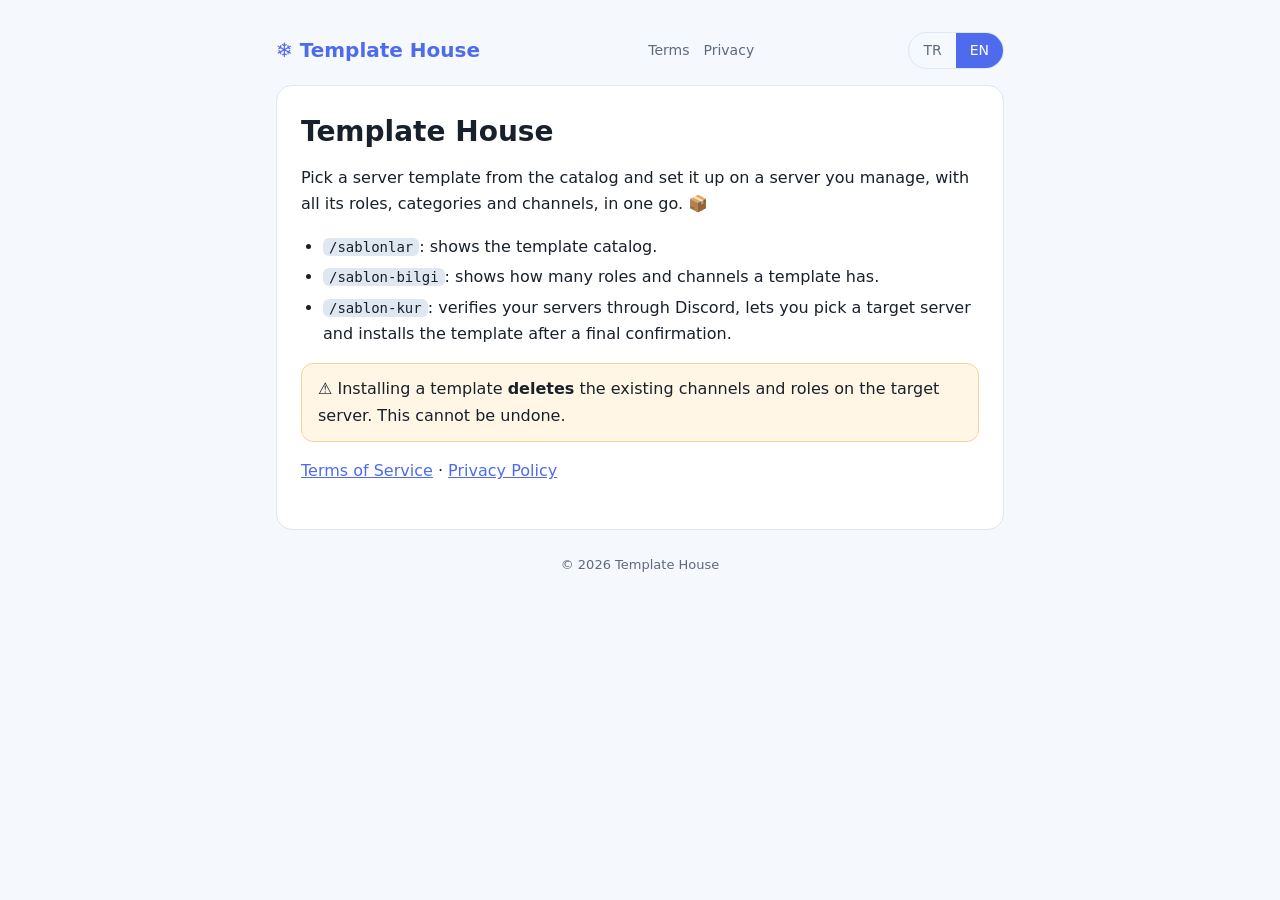
<file: index.html>
<!doctype html>
<html lang="en">
<head>
<meta charset="utf-8">
<meta name="viewport" content="width=device-width, initial-scale=1">
<title>Template House</title>
<link rel="stylesheet" href="style.css">
</head>
<body>
<main>
<header>
  <a class="brand" href="index.html">❄️ Template House</a>
  <div>
    <nav><a href="terms.html"><span class="tr">Hizmet Koşulları</span><span class="en">Terms</span></a><a href="privacy.html"><span class="tr">Gizlilik</span><span class="en">Privacy</span></a></nav>
  </div>
  <div class="lang"><button data-l="tr">TR</button><button data-l="en">EN</button></div>
</header>

<article class="tr">
  <h1>Template House</h1>
  <p>Hazır sunucu şablonları kataloğundan bir şablon seç, yönetici olduğun sunucuya rolleri, kategorileri ve kanallarıyla tek seferde kur. 📦</p>
  <ul>
    <li><code>/sablonlar</code>: şablon kataloğunu gösterir.</li>
    <li><code>/sablon-bilgi</code>: bir şablonun kaç rol ve kanal içerdiğini gösterir.</li>
    <li><code>/sablon-kur</code>: Discord ile sunucularını doğrular, hedef sunucuyu seçtirir ve son onaydan sonra şablonu kurar.</li>
  </ul>
  <p class="warn">⚠️ Şablon kurulumu, hedef sunucudaki mevcut kanalları ve rolleri <strong>siler</strong>. Bu işlem geri alınamaz.</p>
  <p><a href="terms.html">Hizmet Koşulları</a> · <a href="privacy.html">Gizlilik Politikası</a></p>
</article>

<article class="en">
  <h1>Template House</h1>
  <p>Pick a server template from the catalog and set it up on a server you manage, with all its roles, categories and channels, in one go. 📦</p>
  <ul>
    <li><code>/sablonlar</code>: shows the template catalog.</li>
    <li><code>/sablon-bilgi</code>: shows how many roles and channels a template has.</li>
    <li><code>/sablon-kur</code>: verifies your servers through Discord, lets you pick a target server and installs the template after a final confirmation.</li>
  </ul>
  <p class="warn">⚠️ Installing a template <strong>deletes</strong> the existing channels and roles on the target server. This cannot be undone.</p>
  <p><a href="terms.html">Terms of Service</a> · <a href="privacy.html">Privacy Policy</a></p>
</article>

<footer>© 2026 Template House</footer>
</main>
<script src="lang.js"></script>
</body>
</html>
</file>
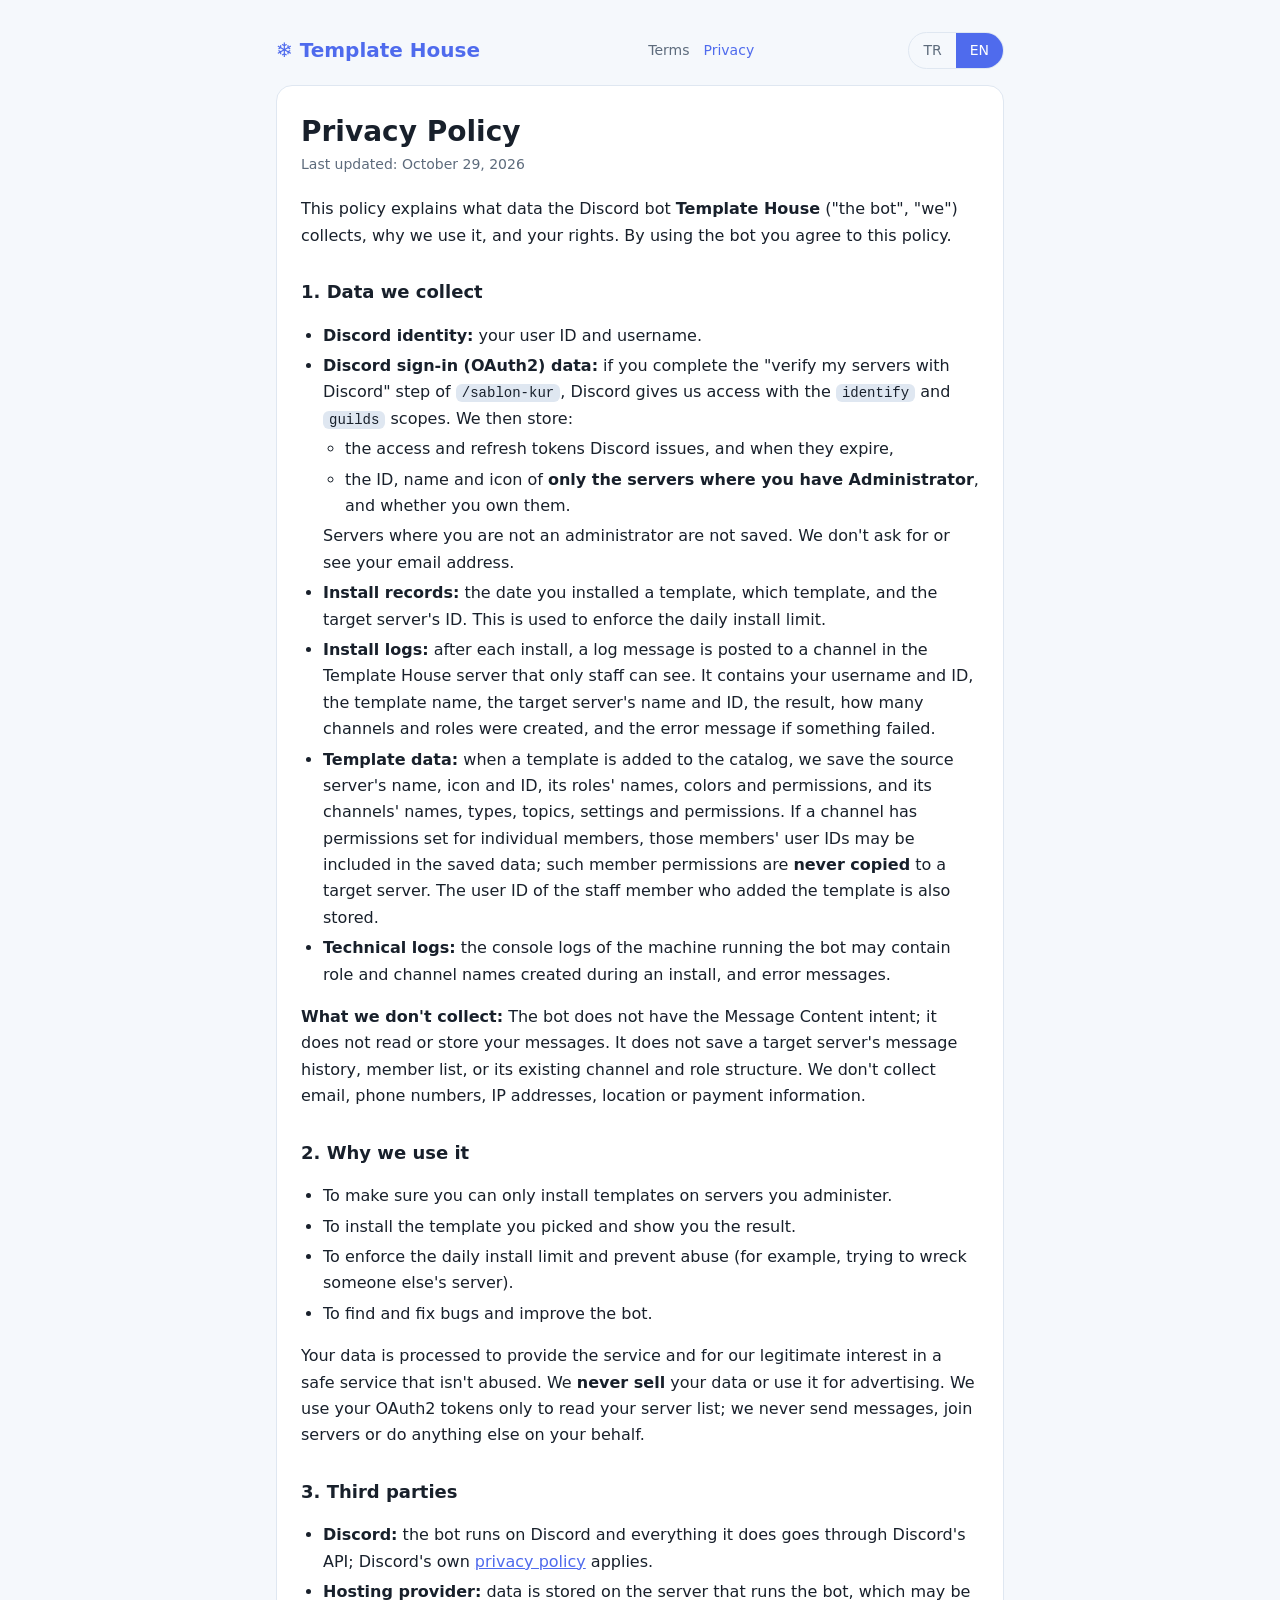
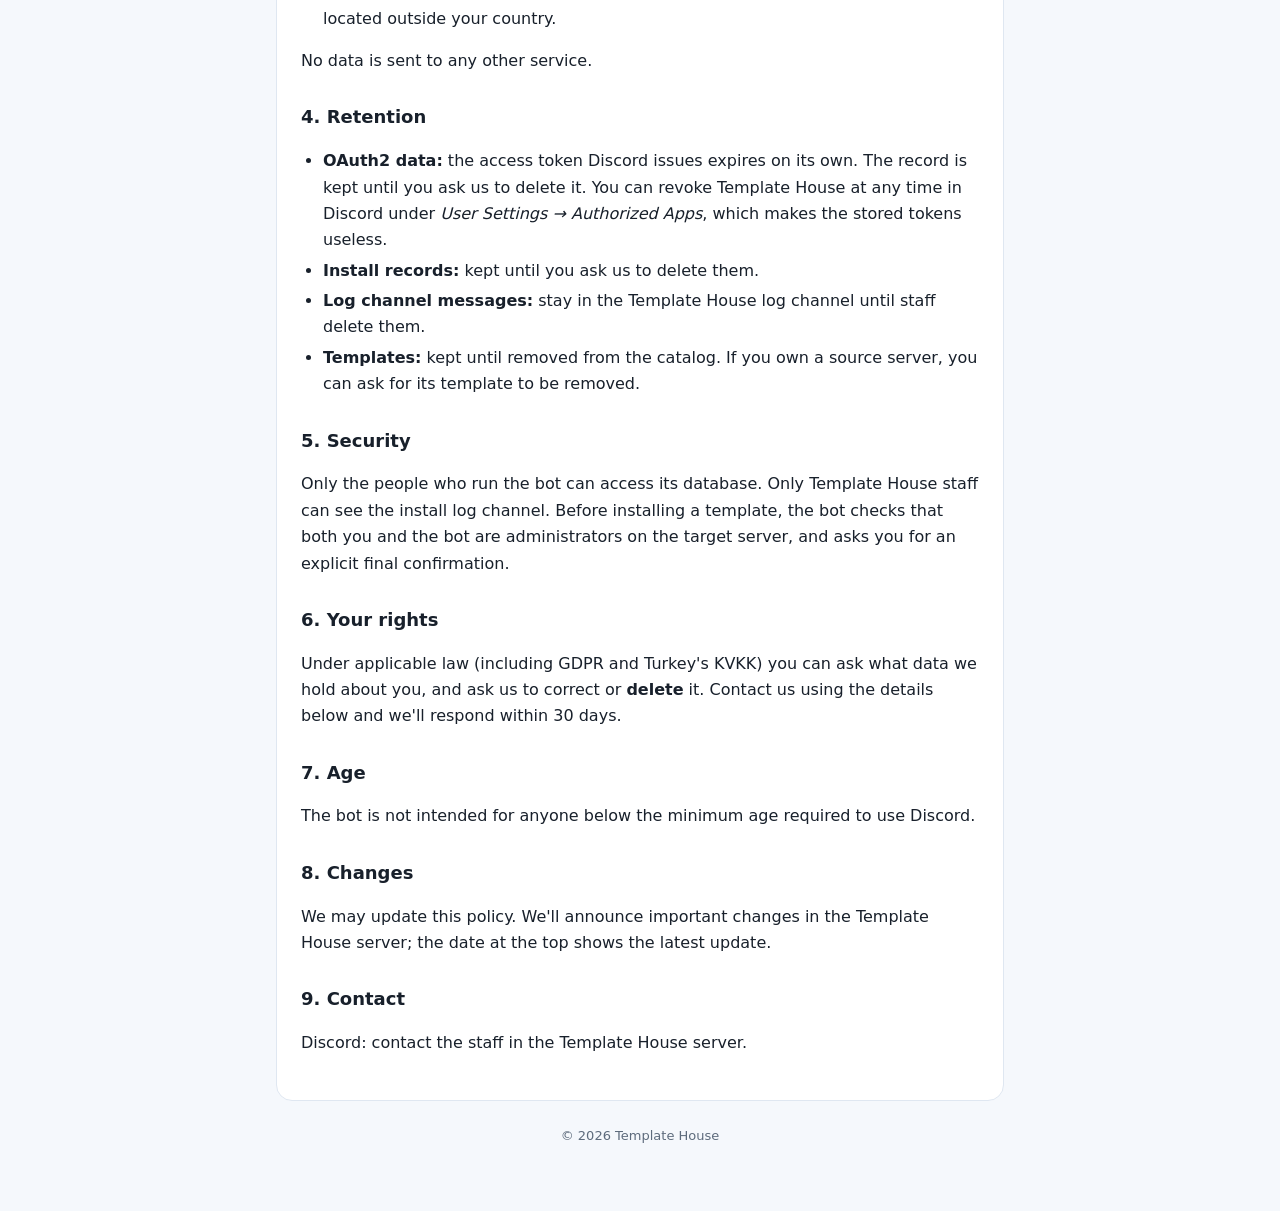
<file: privacy.html>
<!doctype html>
<html lang="en">
<head>
<meta charset="utf-8">
<meta name="viewport" content="width=device-width, initial-scale=1">
<title>Template House · Privacy Policy</title>
<link rel="stylesheet" href="style.css">
</head>
<body>
<main>
<header>
  <a class="brand" href="index.html">❄️ Template House</a>
  <div>
    <nav><a href="terms.html"><span class="tr">Hizmet Koşulları</span><span class="en">Terms</span></a><a href="privacy.html" aria-current="page"><span class="tr">Gizlilik</span><span class="en">Privacy</span></a></nav>
  </div>
  <div class="lang"><button data-l="tr">TR</button><button data-l="en">EN</button></div>
</header>

<article class="tr">
  <h1>Gizlilik Politikası</h1>
  <p class="date">Son güncelleme: 29 Ekim 2026</p>
  <p>Bu politika, Discord botu <strong>Template House</strong>'un ("bot", "biz") hangi verileri topladığını, neden kullandığını ve haklarını açıklar. Botu kullanarak bu politikayı kabul etmiş olursun.</p>

  <h2>1. Topladığımız veriler</h2>
  <ul>
    <li><strong>Discord kimliği:</strong> kullanıcı ID'n ve kullanıcı adın.</li>
    <li><strong>Discord ile doğrulama (OAuth2) bilgileri:</strong> <code>/sablon-kur</code> komutunda "Discord ile sunucularımı doğrula" adımını tamamlarsan Discord bize <code>identify</code> ve <code>guilds</code> izinleriyle erişim verir. Bu sayede şunları saklarız:
      <ul>
        <li>Discord'un verdiği erişim ve yenileme anahtarları (token) ile bunların geçerlilik süresi,</li>
        <li>yalnızca <strong>Yönetici</strong> yetkin olan sunucuların ID'si, adı, simgesi ve sahibi olup olmadığın bilgisi.</li>
      </ul>
      Yönetici olmadığın sunucular kaydedilmez. E-posta adresini istemeyiz ve görmeyiz.</li>
    <li><strong>Kurulum kayıtları:</strong> şablon kurduğun tarih, seçtiğin şablon ve hedef sunucunun ID'si. Bu kayıt günlük kurulum sınırını uygulamak için tutulur.</li>
    <li><strong>Kurulum log kayıtları:</strong> her kurulumdan sonra Template House sunucusundaki yetkililere açık bir log kanalına kullanıcı adın ve ID'n, şablon adı, hedef sunucunun adı ve ID'si, sonuç, oluşturulan kanal ve rol sayısı, hata varsa hata mesajı gönderilir.</li>
    <li><strong>Şablon verileri:</strong> bir şablon kataloğa eklenirken kaynak sunucunun adı, simgesi ve ID'si, rollerin adları, renkleri ve izinleri, kanalların adları, türleri, konuları, ayarları ve izinleri kaydedilir. Kanal izinlerinde tek tek üyelere tanınmış özel izinler varsa, bu üyelerin kullanıcı ID'leri de kayıtta yer alabilir; bu izinler hedef sunucuya <strong>kopyalanmaz</strong>. Şablonu ekleyen yetkilinin kullanıcı ID'si de saklanır.</li>
    <li><strong>Teknik kayıtlar:</strong> botun çalıştığı sunucudaki konsol kayıtlarında kurulum sırasında oluşturulan rol ve kanal adları ile hata mesajları yer alabilir.</li>
  </ul>
  <p><strong>Toplamadıklarımız:</strong> Botun mesajları okuma izni (Message Content) yoktur; mesajlarını okumaz ve kaydetmez. Hedef sunucunun mesaj geçmişini, üye listesini veya mevcut kanal ve rol yapısını kaydetmez. E-posta, telefon, IP adresi, konum veya ödeme bilgisi toplamayız.</p>

  <h2>2. Verileri neden kullanıyoruz</h2>
  <ul>
    <li>Yalnızca yönetici olduğun sunuculara şablon kurabilmeni sağlamak ve bunu doğrulamak.</li>
    <li>Seçtiğin şablonu hedef sunucuya kurmak ve sonuç raporunu sana göstermek.</li>
    <li>Günlük kurulum sınırını uygulamak ve kötüye kullanımı (örneğin başkasının sunucusunu bozmaya çalışmak) önlemek.</li>
    <li>Hataları bulup düzeltmek ve botu geliştirmek.</li>
  </ul>
  <p>Verilerin hizmetin sunulması ve meşru menfaatimiz (güvenli ve kötüye kullanılmayan bir hizmet) kapsamında işlenir. Verilerini <strong>satmayız</strong> ve reklam için kullanmayız. OAuth2 anahtarlarını yalnızca senin sunucu listeni okumak için kullanırız; senin adına mesaj göndermez, sunucuya katılmaz veya başka bir işlem yapmayız.</p>

  <h2>3. Paylaşılan üçüncü taraflar</h2>
  <ul>
    <li><strong>Discord:</strong> bot Discord üzerinde çalışır ve tüm işlemler Discord'un API'si üzerinden yapılır; Discord'un kendi <a href="https://discord.com/privacy" rel="noopener">gizlilik politikası</a> geçerlidir.</li>
    <li><strong>Sunucu sağlayıcısı:</strong> veriler, botun çalıştığı ve Türkiye dışında bulunabilen bir sunucuda saklanır.</li>
  </ul>
  <p>Bunların dışında hiçbir hizmete veri gönderilmez.</p>

  <h2>4. Saklama süresi</h2>
  <ul>
    <li><strong>OAuth2 bilgileri:</strong> Discord'un verdiği erişim anahtarının süresi kendiliğinden dolar. Kayıt, sen silinmesini isteyene kadar saklanır. Discord'da <em>Kullanıcı Ayarları → Yetkili Uygulamalar</em> bölümünden Template House'un yetkisini istediğin an kaldırabilirsin; bu durumda kayıtlı anahtarlar işe yaramaz hâle gelir.</li>
    <li><strong>Kurulum kayıtları:</strong> sen silinmesini isteyene kadar saklanır.</li>
    <li><strong>Log kanalındaki kayıtlar:</strong> Template House sunucusundaki log kanalında, yetkililer silene kadar kalır.</li>
    <li><strong>Şablonlar:</strong> katalogdan kaldırılana kadar saklanır. Kaynak sunucunun sahibiysen şablonun kaldırılmasını isteyebilirsin.</li>
  </ul>

  <h2>5. Güvenlik</h2>
  <p>Veritabanına yalnızca botu yöneten kişiler erişebilir. Kurulum log kanalını yalnızca Template House yetkilileri görebilir. Bot, şablon kurmadan önce hem senin hem botun hedef sunucuda Yönetici olduğunu kontrol eder ve senden açık bir son onay ister.</p>

  <h2>6. Hakların</h2>
  <p>KVKK ve GDPR kapsamında hakkında hangi verileri tuttuğumuzu öğrenme, düzeltilmesini veya <strong>silinmesini</strong> isteme hakkın var. Talebin için aşağıdaki iletişim yolundan bize yaz; en geç 30 gün içinde yanıtlarız.</p>

  <h2>7. Yaş sınırı</h2>
  <p>Bot, Discord'u kullanmak için gereken yaş sınırının altındaki kişilere yönelik değildir.</p>

  <h2>8. Değişiklikler</h2>
  <p>Bu politikayı güncelleyebiliriz. Önemli değişiklikleri Template House sunucusunda duyururuz; sayfanın başındaki tarih son güncellemeyi gösterir.</p>

  <h2>9. İletişim</h2>
  <p>Discord: Template House sunucusundaki yetkililere yazabilirsin.</p>
</article>

<article class="en">
  <h1>Privacy Policy</h1>
  <p class="date">Last updated: October 29, 2026</p>
  <p>This policy explains what data the Discord bot <strong>Template House</strong> ("the bot", "we") collects, why we use it, and your rights. By using the bot you agree to this policy.</p>

  <h2>1. Data we collect</h2>
  <ul>
    <li><strong>Discord identity:</strong> your user ID and username.</li>
    <li><strong>Discord sign-in (OAuth2) data:</strong> if you complete the "verify my servers with Discord" step of <code>/sablon-kur</code>, Discord gives us access with the <code>identify</code> and <code>guilds</code> scopes. We then store:
      <ul>
        <li>the access and refresh tokens Discord issues, and when they expire,</li>
        <li>the ID, name and icon of <strong>only the servers where you have Administrator</strong>, and whether you own them.</li>
      </ul>
      Servers where you are not an administrator are not saved. We don't ask for or see your email address.</li>
    <li><strong>Install records:</strong> the date you installed a template, which template, and the target server's ID. This is used to enforce the daily install limit.</li>
    <li><strong>Install logs:</strong> after each install, a log message is posted to a channel in the Template House server that only staff can see. It contains your username and ID, the template name, the target server's name and ID, the result, how many channels and roles were created, and the error message if something failed.</li>
    <li><strong>Template data:</strong> when a template is added to the catalog, we save the source server's name, icon and ID, its roles' names, colors and permissions, and its channels' names, types, topics, settings and permissions. If a channel has permissions set for individual members, those members' user IDs may be included in the saved data; such member permissions are <strong>never copied</strong> to a target server. The user ID of the staff member who added the template is also stored.</li>
    <li><strong>Technical logs:</strong> the console logs of the machine running the bot may contain role and channel names created during an install, and error messages.</li>
  </ul>
  <p><strong>What we don't collect:</strong> The bot does not have the Message Content intent; it does not read or store your messages. It does not save a target server's message history, member list, or its existing channel and role structure. We don't collect email, phone numbers, IP addresses, location or payment information.</p>

  <h2>2. Why we use it</h2>
  <ul>
    <li>To make sure you can only install templates on servers you administer.</li>
    <li>To install the template you picked and show you the result.</li>
    <li>To enforce the daily install limit and prevent abuse (for example, trying to wreck someone else's server).</li>
    <li>To find and fix bugs and improve the bot.</li>
  </ul>
  <p>Your data is processed to provide the service and for our legitimate interest in a safe service that isn't abused. We <strong>never sell</strong> your data or use it for advertising. We use your OAuth2 tokens only to read your server list; we never send messages, join servers or do anything else on your behalf.</p>

  <h2>3. Third parties</h2>
  <ul>
    <li><strong>Discord:</strong> the bot runs on Discord and everything it does goes through Discord's API; Discord's own <a href="https://discord.com/privacy" rel="noopener">privacy policy</a> applies.</li>
    <li><strong>Hosting provider:</strong> data is stored on the server that runs the bot, which may be located outside your country.</li>
  </ul>
  <p>No data is sent to any other service.</p>

  <h2>4. Retention</h2>
  <ul>
    <li><strong>OAuth2 data:</strong> the access token Discord issues expires on its own. The record is kept until you ask us to delete it. You can revoke Template House at any time in Discord under <em>User Settings → Authorized Apps</em>, which makes the stored tokens useless.</li>
    <li><strong>Install records:</strong> kept until you ask us to delete them.</li>
    <li><strong>Log channel messages:</strong> stay in the Template House log channel until staff delete them.</li>
    <li><strong>Templates:</strong> kept until removed from the catalog. If you own a source server, you can ask for its template to be removed.</li>
  </ul>

  <h2>5. Security</h2>
  <p>Only the people who run the bot can access its database. Only Template House staff can see the install log channel. Before installing a template, the bot checks that both you and the bot are administrators on the target server, and asks you for an explicit final confirmation.</p>

  <h2>6. Your rights</h2>
  <p>Under applicable law (including GDPR and Turkey's KVKK) you can ask what data we hold about you, and ask us to correct or <strong>delete</strong> it. Contact us using the details below and we'll respond within 30 days.</p>

  <h2>7. Age</h2>
  <p>The bot is not intended for anyone below the minimum age required to use Discord.</p>

  <h2>8. Changes</h2>
  <p>We may update this policy. We'll announce important changes in the Template House server; the date at the top shows the latest update.</p>

  <h2>9. Contact</h2>
  <p>Discord: contact the staff in the Template House server.</p>
</article>

<footer>© 2026 Template House</footer>
</main>
<script src="lang.js"></script>
</body>
</html>
</file>
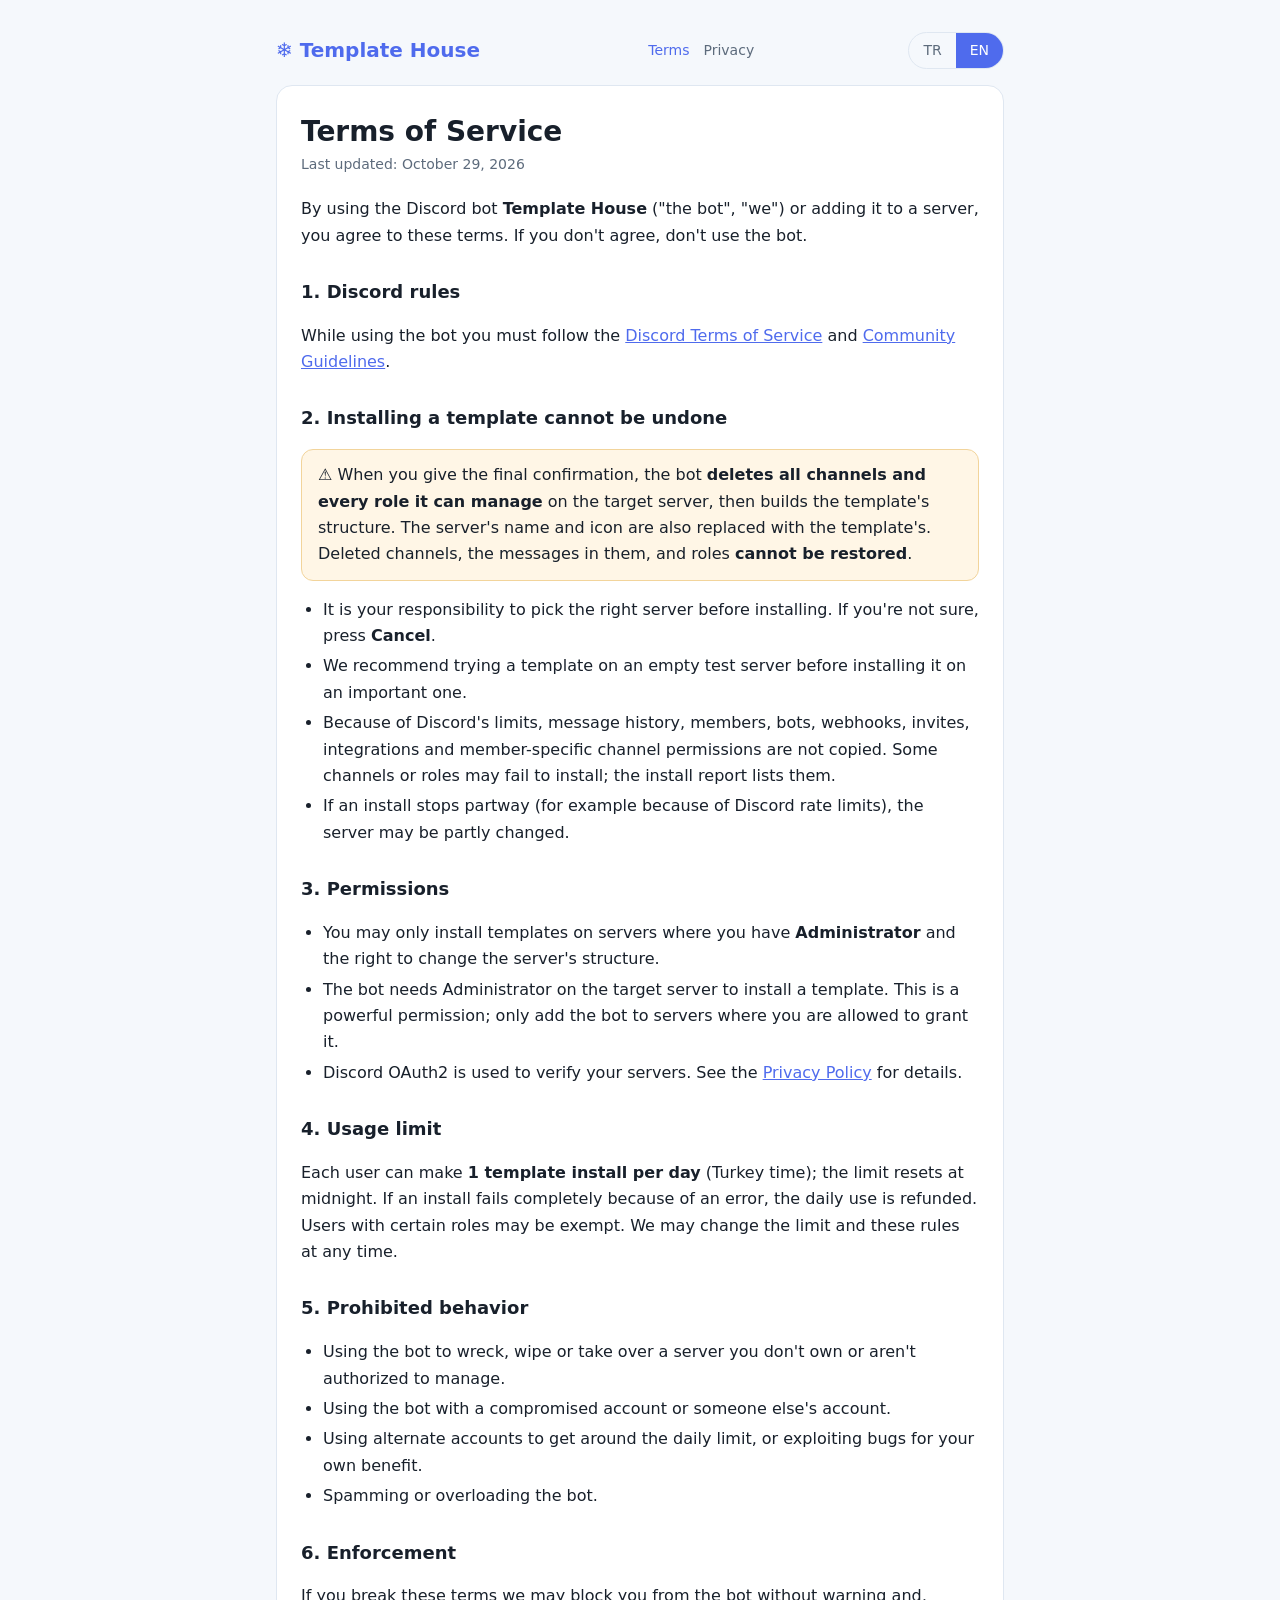
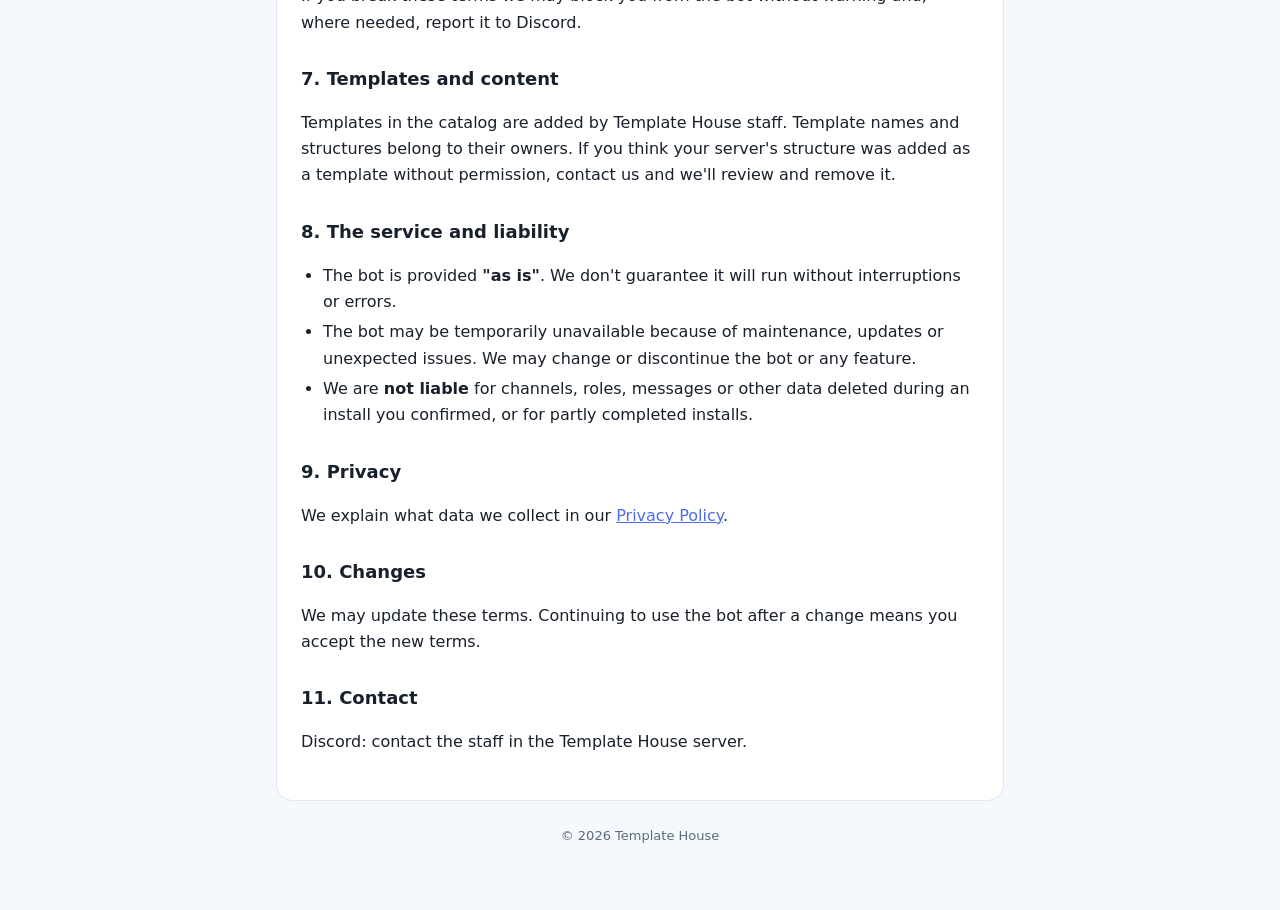
<file: terms.html>
<!doctype html>
<html lang="en">
<head>
<meta charset="utf-8">
<meta name="viewport" content="width=device-width, initial-scale=1">
<title>Template House · Terms of Service</title>
<link rel="stylesheet" href="style.css">
</head>
<body>
<main>
<header>
  <a class="brand" href="index.html">❄️ Template House</a>
  <div>
    <nav><a href="terms.html" aria-current="page"><span class="tr">Hizmet Koşulları</span><span class="en">Terms</span></a><a href="privacy.html"><span class="tr">Gizlilik</span><span class="en">Privacy</span></a></nav>
  </div>
  <div class="lang"><button data-l="tr">TR</button><button data-l="en">EN</button></div>
</header>

<article class="tr">
  <h1>Hizmet Koşulları</h1>
  <p class="date">Son güncelleme: 29 Ekim 2026</p>
  <p>Discord botu <strong>Template House</strong>'u ("bot", "biz") kullanarak veya bir sunucuya ekleyerek bu koşulları kabul etmiş olursun. Kabul etmiyorsan botu kullanma.</p>

  <h2>1. Discord kuralları</h2>
  <p>Botu kullanırken <a href="https://discord.com/terms" rel="noopener">Discord Hizmet Koşulları</a>'na ve <a href="https://discord.com/guidelines" rel="noopener">Topluluk Kuralları</a>'na uymalısın.</p>

  <h2>2. Şablon kurulumu geri alınamaz</h2>
  <p class="warn">⚠️ Son onayı verdiğinde bot, hedef sunucudaki <strong>tüm kanalları ve yönetebildiği tüm rolleri siler</strong>, ardından şablondaki yapıyı kurar. Sunucunun adı ve simgesi de şablondakiyle değiştirilir. Silinen kanallar, içlerindeki mesajlar ve roller <strong>geri getirilemez</strong>.</p>
  <ul>
    <li>Kurulumdan önce doğru sunucuyu seçtiğinden emin olmak senin sorumluluğundadır. Emin değilsen <strong>İptal et</strong>'e bas.</li>
    <li>Önemli bir sunucuya kurmadan önce şablonu boş bir test sunucusunda denemeni öneririz.</li>
    <li>Discord'un kısıtları nedeniyle mesaj geçmişi, üyeler, botlar, webhook'lar, davetler, entegrasyonlar ve üyelere özel kanal izinleri kopyalanmaz. Bazı kanal veya roller kurulamayabilir; kurulum raporu bunları listeler.</li>
    <li>Kurulum yarıda kesilirse (örneğin Discord hız sınırı yüzünden) sunucu kısmen değişmiş olabilir.</li>
  </ul>

  <h2>3. Yetki ve izinler</h2>
  <ul>
    <li>Şablonu yalnızca <strong>Yönetici</strong> yetkin olan ve yapısını değiştirmeye hakkın olan sunuculara kurabilirsin.</li>
    <li>Kurulum için botun hedef sunucuda Yönetici izni olması gerekir. Bu güçlü bir izindir; botu yalnızca bu izni vermeye yetkili olduğun sunuculara ekle.</li>
    <li>Sunucularını doğrulamak için Discord OAuth2 kullanılır. Ayrıntılar <a href="privacy.html">Gizlilik Politikası</a>'ndadır.</li>
  </ul>

  <h2>4. Kullanım sınırı</h2>
  <p>Her kullanıcı Türkiye saatiyle günde <strong>1 şablon kurulumu</strong> yapabilir; hak gece 00.00'da yenilenir. Kurulum hata nedeniyle tamamen başarısız olursa günlük hak iade edilir. Belirli rollere sahip kullanıcılar bu sınırdan muaf tutulabilir. Sınırı ve kuralları değiştirme hakkımız saklıdır.</p>

  <h2>5. Yasak davranışlar</h2>
  <ul>
    <li>Sahibi olmadığın veya yetkilendirilmediğin bir sunucuyu bozmak, boşaltmak ya da ele geçirmek için botu kullanmak.</li>
    <li>Ele geçirilmiş bir hesapla veya başkasının hesabıyla botu kullanmak.</li>
    <li>Günlük sınırı aşmak için alt hesap kullanmak veya botun hatalarını kendi çıkarın için kullanmak.</li>
    <li>Botu spam yapmak veya aşırı yüklemek.</li>
  </ul>

  <h2>6. Yaptırımlar</h2>
  <p>Bu koşulları ihlal edersen uyarmadan botu kullanmanı engelleyebilir ve durumu gerekirse Discord'a bildirebiliriz.</p>

  <h2>7. Şablonlar ve içerik</h2>
  <p>Katalogdaki şablonlar, Template House yetkilileri tarafından eklenir. Şablon adları ve yapıları sahiplerine aittir. Kendi sunucunun yapısının izinsiz şablon olarak eklendiğini düşünüyorsan bize yaz, inceleyip kaldırırız.</p>

  <h2>8. Hizmetin sunulması ve sorumluluk</h2>
  <ul>
    <li>Bot <strong>"olduğu gibi"</strong> sunulur. Kesintisiz veya hatasız çalışacağını garanti etmeyiz.</li>
    <li>Bakım, güncelleme veya beklenmedik sorunlar nedeniyle bot geçici olarak çalışmayabilir. Botu veya bazı özellikleri değiştirebilir ya da tamamen kapatabiliriz.</li>
    <li>Senin onayınla yapılan kurulumda silinen kanal, rol, mesaj veya diğer verilerden ve kısmen tamamlanan kurulumlardan <strong>sorumlu değiliz</strong>.</li>
  </ul>

  <h2>9. Gizlilik</h2>
  <p>Hangi verileri topladığımızı <a href="privacy.html">Gizlilik Politikası</a>'nda açıklıyoruz.</p>

  <h2>10. Değişiklikler</h2>
  <p>Bu koşulları güncelleyebiliriz. Değişiklikten sonra botu kullanmaya devam etmen yeni koşulları kabul ettiğin anlamına gelir.</p>

  <h2>11. İletişim</h2>
  <p>Discord: Template House sunucusundaki yetkililere yazabilirsin.</p>
</article>

<article class="en">
  <h1>Terms of Service</h1>
  <p class="date">Last updated: October 29, 2026</p>
  <p>By using the Discord bot <strong>Template House</strong> ("the bot", "we") or adding it to a server, you agree to these terms. If you don't agree, don't use the bot.</p>

  <h2>1. Discord rules</h2>
  <p>While using the bot you must follow the <a href="https://discord.com/terms" rel="noopener">Discord Terms of Service</a> and <a href="https://discord.com/guidelines" rel="noopener">Community Guidelines</a>.</p>

  <h2>2. Installing a template cannot be undone</h2>
  <p class="warn">⚠️ When you give the final confirmation, the bot <strong>deletes all channels and every role it can manage</strong> on the target server, then builds the template's structure. The server's name and icon are also replaced with the template's. Deleted channels, the messages in them, and roles <strong>cannot be restored</strong>.</p>
  <ul>
    <li>It is your responsibility to pick the right server before installing. If you're not sure, press <strong>Cancel</strong>.</li>
    <li>We recommend trying a template on an empty test server before installing it on an important one.</li>
    <li>Because of Discord's limits, message history, members, bots, webhooks, invites, integrations and member-specific channel permissions are not copied. Some channels or roles may fail to install; the install report lists them.</li>
    <li>If an install stops partway (for example because of Discord rate limits), the server may be partly changed.</li>
  </ul>

  <h2>3. Permissions</h2>
  <ul>
    <li>You may only install templates on servers where you have <strong>Administrator</strong> and the right to change the server's structure.</li>
    <li>The bot needs Administrator on the target server to install a template. This is a powerful permission; only add the bot to servers where you are allowed to grant it.</li>
    <li>Discord OAuth2 is used to verify your servers. See the <a href="privacy.html">Privacy Policy</a> for details.</li>
  </ul>

  <h2>4. Usage limit</h2>
  <p>Each user can make <strong>1 template install per day</strong> (Turkey time); the limit resets at midnight. If an install fails completely because of an error, the daily use is refunded. Users with certain roles may be exempt. We may change the limit and these rules at any time.</p>

  <h2>5. Prohibited behavior</h2>
  <ul>
    <li>Using the bot to wreck, wipe or take over a server you don't own or aren't authorized to manage.</li>
    <li>Using the bot with a compromised account or someone else's account.</li>
    <li>Using alternate accounts to get around the daily limit, or exploiting bugs for your own benefit.</li>
    <li>Spamming or overloading the bot.</li>
  </ul>

  <h2>6. Enforcement</h2>
  <p>If you break these terms we may block you from the bot without warning and, where needed, report it to Discord.</p>

  <h2>7. Templates and content</h2>
  <p>Templates in the catalog are added by Template House staff. Template names and structures belong to their owners. If you think your server's structure was added as a template without permission, contact us and we'll review and remove it.</p>

  <h2>8. The service and liability</h2>
  <ul>
    <li>The bot is provided <strong>"as is"</strong>. We don't guarantee it will run without interruptions or errors.</li>
    <li>The bot may be temporarily unavailable because of maintenance, updates or unexpected issues. We may change or discontinue the bot or any feature.</li>
    <li>We are <strong>not liable</strong> for channels, roles, messages or other data deleted during an install you confirmed, or for partly completed installs.</li>
  </ul>

  <h2>9. Privacy</h2>
  <p>We explain what data we collect in our <a href="privacy.html">Privacy Policy</a>.</p>

  <h2>10. Changes</h2>
  <p>We may update these terms. Continuing to use the bot after a change means you accept the new terms.</p>

  <h2>11. Contact</h2>
  <p>Discord: contact the staff in the Template House server.</p>
</article>

<footer>© 2026 Template House</footer>
</main>
<script src="lang.js"></script>
</body>
</html>
</file>
<file: style.css>
:root {
  --bg: #f5f8fc; --card: #ffffff; --text: #18202b; --muted: #5d6b7c; --line: #dfe7f1; --accent: #4f6bed; --warn-bg: #fff6e6; --warn-line: #f2d49b;
}
@media (prefers-color-scheme: dark) {
  :root { --bg: #11151b; --card: #1a2029; --text: #e8eef6; --muted: #98a6b8; --line: #2a3340; --accent: #8098ff; --warn-bg: #2a2416; --warn-line: #5a4a24; }
}
* { box-sizing: border-box; }
body { margin: 0; background: var(--bg); color: var(--text); font: 16px/1.65 system-ui, -apple-system, "Segoe UI", Roboto, sans-serif; }
main { max-width: 760px; margin: 0 auto; padding: 32px 16px 64px; }
header { display: flex; align-items: center; justify-content: space-between; gap: 12px; flex-wrap: wrap; margin-bottom: 8px; }
.brand { font-weight: 700; font-size: 20px; color: var(--accent); text-decoration: none; }
nav a { color: var(--muted); text-decoration: none; margin-left: 14px; font-size: 14px; }
nav a:hover, nav a[aria-current] { color: var(--accent); }
.lang { display: inline-flex; border: 1px solid var(--line); border-radius: 999px; overflow: hidden; }
.lang button { border: 0; background: none; color: var(--muted); padding: 6px 14px; font: inherit; font-size: 14px; cursor: pointer; }
.lang button.on { background: var(--accent); color: #fff; }
article { background: var(--card); border: 1px solid var(--line); border-radius: 16px; padding: 28px 24px; margin-top: 16px; }
h1 { font-size: 28px; line-height: 1.25; margin: 0 0 4px; }
h2 { font-size: 18px; margin: 28px 0 6px; }
.date { color: var(--muted); font-size: 14px; margin: 0 0 20px; }
.warn { background: var(--warn-bg); border: 1px solid var(--warn-line); border-radius: 12px; padding: 12px 16px; }
ul { padding-left: 22px; }
li { margin: 4px 0; }
a { color: var(--accent); }
code { background: var(--line); padding: 1px 6px; border-radius: 6px; font-size: 14px; }
footer { color: var(--muted); font-size: 13px; text-align: center; margin-top: 24px; }
[lang="en"] .tr, [lang="tr"] .en { display: none; }
</file>
